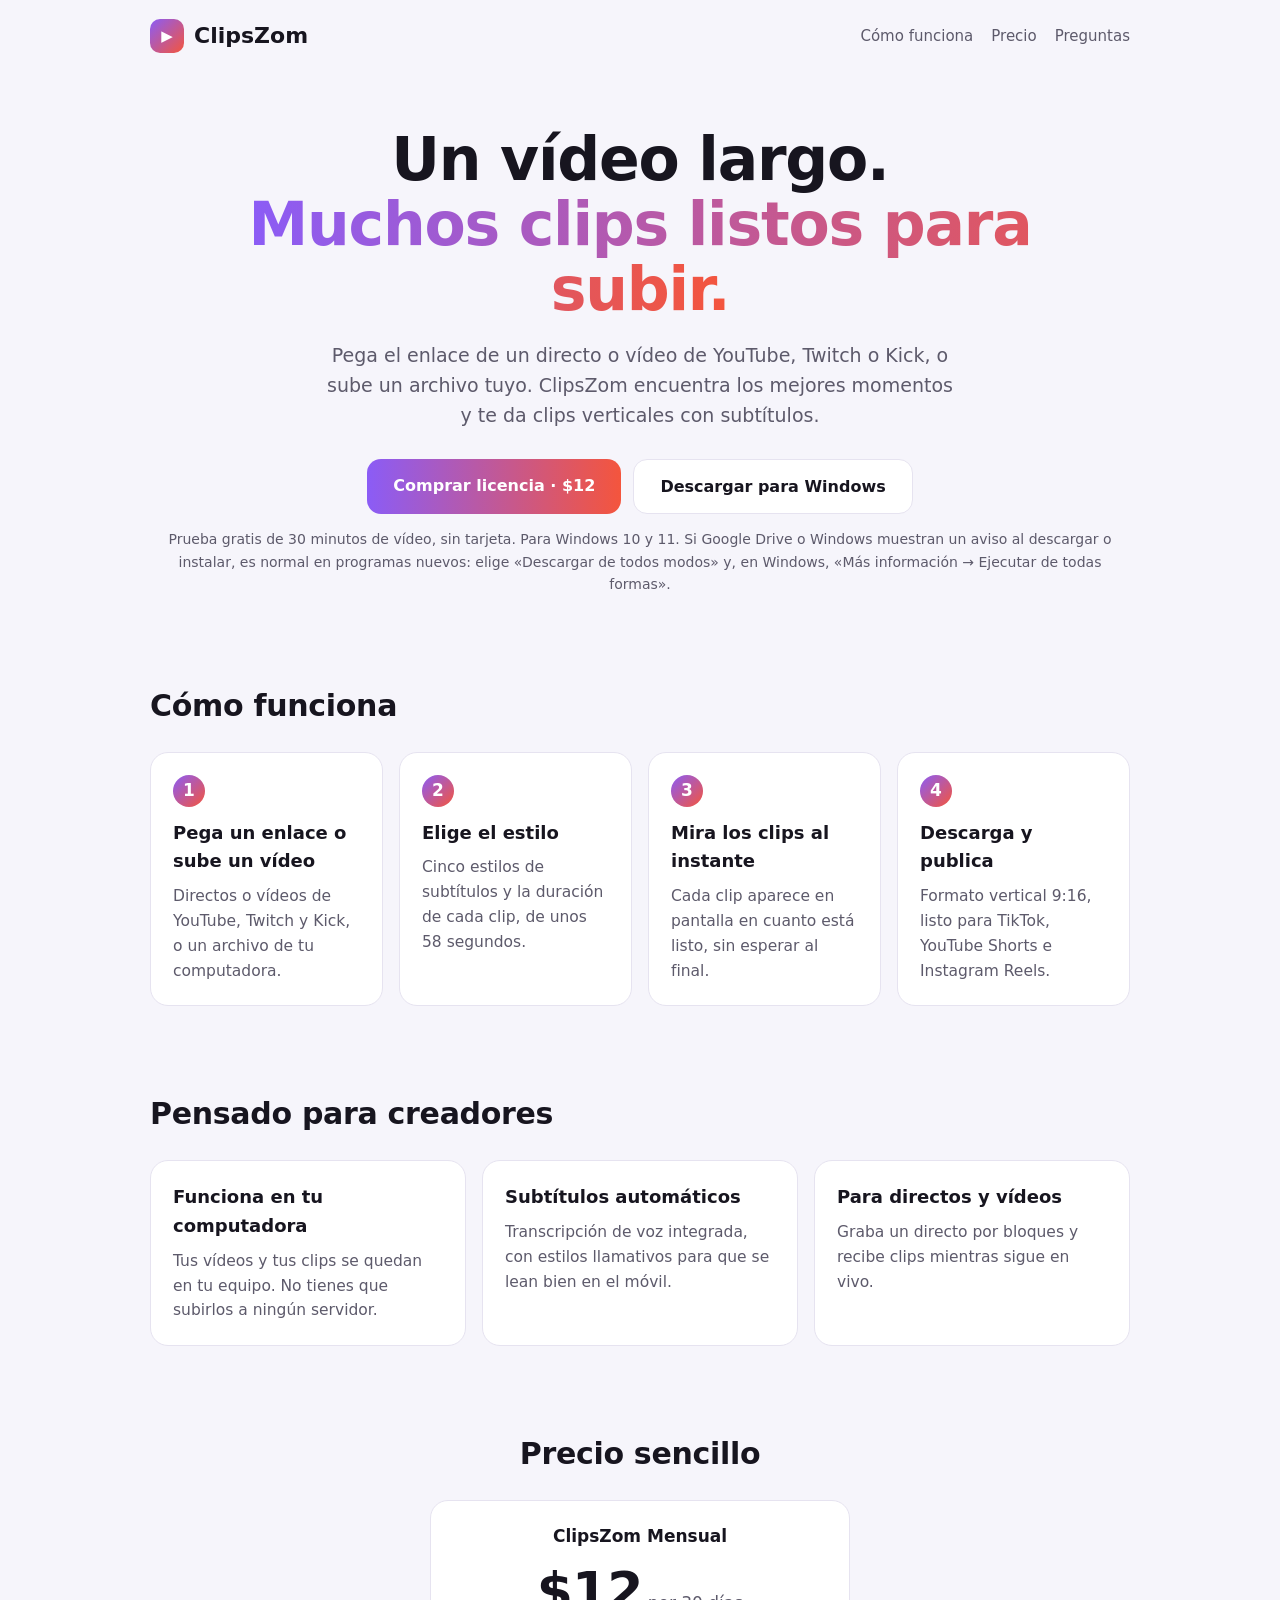
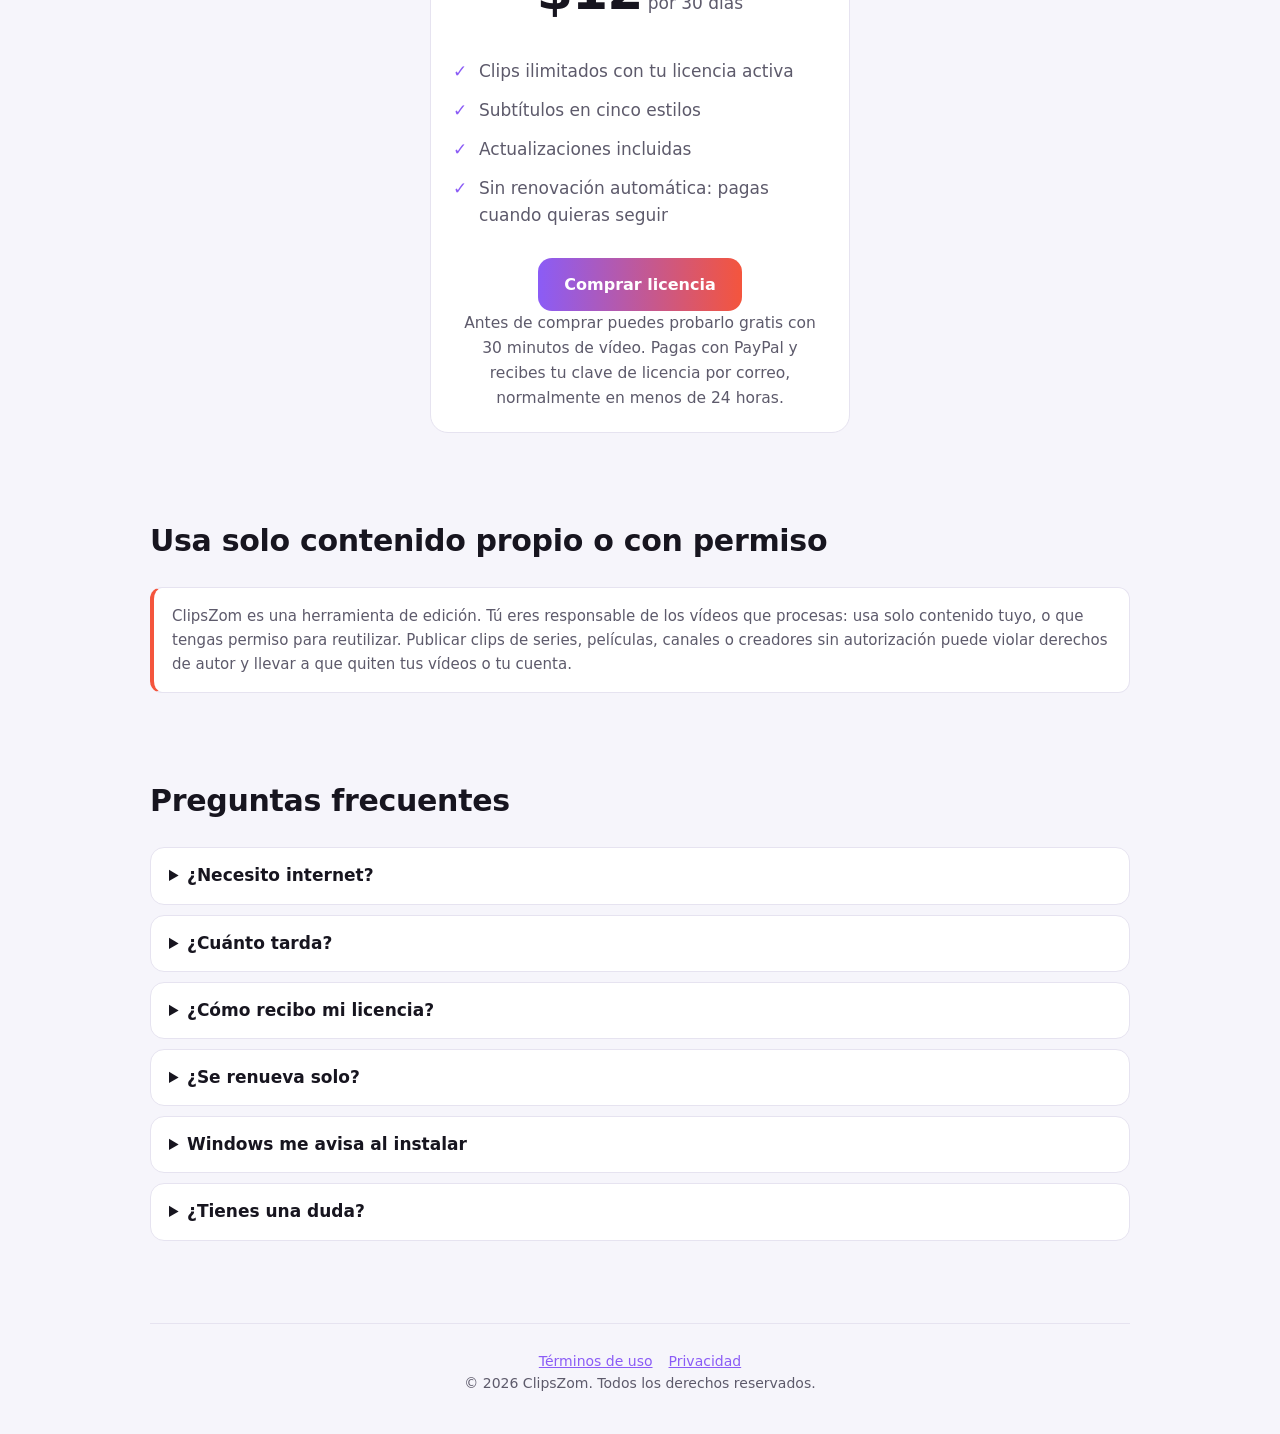
<file: index.html>
<!doctype html>
<html lang="es"><head><meta charset="utf-8"><meta name="viewport" content="width=device-width,initial-scale=1">
<title>ClipsZom: convierte videos largos en clips verticales con subtítulos</title>
<meta name="description" content="ClipsZom es un programa para Windows que encuentra los mejores momentos de tus videos y directos y te entrega clips verticales con subtítulos, listos para TikTok, Shorts y Reels.">
<link rel="stylesheet" href="style.css"></head><body>
<div class="wrap">
<header><a class="logo" href="./"><i>▶</i>ClipsZom</a><nav><a href="#como">Cómo funciona</a><a href="#precio">Precio</a><a href="#faq">Preguntas</a></nav></header>

<div class="hero">
<h1>Un vídeo largo.<br><em>Muchos clips listos para subir.</em></h1>
<p class="sub">Pega el enlace de un directo o vídeo de YouTube, Twitch o Kick, o sube un archivo tuyo. ClipsZom encuentra los mejores momentos y te da clips verticales con subtítulos.</p>
<div class="row">
<a class="btn" id="buy" href="https://www.paypal.com/ncp/payment/SQN8939KMFFRL">Comprar licencia · $12</a>
<a class="btn alt" id="dl" href="#" aria-disabled="true">Descargar para Windows</a>
</div>
<p class="note" id="dlnote">Prueba gratis de 30 minutos de vídeo, sin tarjeta. Para Windows 10 y 11. Si Google Drive o Windows muestran un aviso al descargar o instalar, es normal en programas nuevos: elige «Descargar de todos modos» y, en Windows, «Más información → Ejecutar de todas formas».</p>
</div>

<section id="como"><h2>Cómo funciona</h2>
<div class="grid">
<div class="card"><div class="n">1</div><h3>Pega un enlace o sube un vídeo</h3><p>Directos o vídeos de YouTube, Twitch y Kick, o un archivo de tu computadora.</p></div>
<div class="card"><div class="n">2</div><h3>Elige el estilo</h3><p>Cinco estilos de subtítulos y la duración de cada clip, de unos 58 segundos.</p></div>
<div class="card"><div class="n">3</div><h3>Mira los clips al instante</h3><p>Cada clip aparece en pantalla en cuanto está listo, sin esperar al final.</p></div>
<div class="card"><div class="n">4</div><h3>Descarga y publica</h3><p>Formato vertical 9:16, listo para TikTok, YouTube Shorts e Instagram Reels.</p></div>
</div></section>

<section><h2>Pensado para creadores</h2>
<div class="grid">
<div class="card"><h3>Funciona en tu computadora</h3><p>Tus vídeos y tus clips se quedan en tu equipo. No tienes que subirlos a ningún servidor.</p></div>
<div class="card"><h3>Subtítulos automáticos</h3><p>Transcripción de voz integrada, con estilos llamativos para que se lean bien en el móvil.</p></div>
<div class="card"><h3>Para directos y vídeos</h3><p>Graba un directo por bloques y recibe clips mientras sigue en vivo.</p></div>
</div></section>

<section id="precio"><h2 style="text-align:center">Precio sencillo</h2>
<div class="card price">
<div style="font-weight:700">ClipsZom Mensual</div>
<div><b>$12</b> <span>por 30 días</span></div>
<ul><li>Clips ilimitados con tu licencia activa</li><li>Subtítulos en cinco estilos</li><li>Actualizaciones incluidas</li><li>Sin renovación automática: pagas cuando quieras seguir</li></ul>
<a class="btn" href="https://www.paypal.com/ncp/payment/SQN8939KMFFRL">Comprar licencia</a>
<p class="note">Antes de comprar puedes probarlo gratis con 30 minutos de vídeo. Pagas con PayPal y recibes tu clave de licencia por correo, normalmente en menos de 24 horas.</p>
</div></section>

<section><h2>Usa solo contenido propio o con permiso</h2>
<div class="warn">ClipsZom es una herramienta de edición. Tú eres responsable de los vídeos que procesas: usa solo contenido tuyo, o que tengas permiso para reutilizar. Publicar clips de series, películas, canales o creadores sin autorización puede violar derechos de autor y llevar a que quiten tus vídeos o tu cuenta.</div></section>

<section id="faq"><h2>Preguntas frecuentes</h2>
<details><summary>¿Necesito internet?</summary><p>Sí, para descargar el vídeo de un enlace y, la primera vez, el modelo de voz (unos 150 MB). La licencia se comprueba en tu equipo, sin conexión.</p></details>
<details><summary>¿Cuánto tarda?</summary><p>Depende del vídeo y de tu computadora. En un equipo sin tarjeta gráfica, un vídeo de unos 15 minutos tarda entre 10 y 20 minutos.</p></details>
<details><summary>¿Cómo recibo mi licencia?</summary><p>Después de pagar con PayPal te enviamos tu clave por correo. La pegas en la pantalla de licencia del programa y se activa.</p></details>
<details><summary>¿Se renueva solo?</summary><p>No. Cada pago cubre 30 días de licencia. Cuando se termine, decides si pagas otro mes. No hay cobros automáticos.</p></details>
<details><summary>Windows me avisa al instalar</summary><p>Es normal en programas nuevos que aún no tienen firma digital. Pulsa «Más información» y luego «Ejecutar de todas formas».</p></details>
<details><summary>¿Tienes una duda?</summary><p>Escríbenos por mensaje en <a href="https://www.tiktok.com/@anasanchez29915">TikTok</a>.</p></details>
</section>

<footer><a href="terminos.html">Términos de uso</a><a href="privacidad.html">Privacidad</a><br>© 2026 ClipsZom. Todos los derechos reservados.</footer>
</div>
<script>
// Cuando tengas el enlace de descarga, pégalo entre las comillas y guarda el archivo.
var DESCARGA = "https://drive.google.com/file/d/1Re3iIIYu9e11X_Q4Dy7A3y5uvlkdkRb8/view?usp=drive_link";
if (DESCARGA) { var d = document.getElementById("dl"); d.href = DESCARGA; d.removeAttribute("aria-disabled"); }
else { document.getElementById("dlnote").textContent = "La descarga estará disponible muy pronto. Prueba gratis de 30 minutos de vídeo cuando la tengas."; }
</script>
</body></html>
</file>
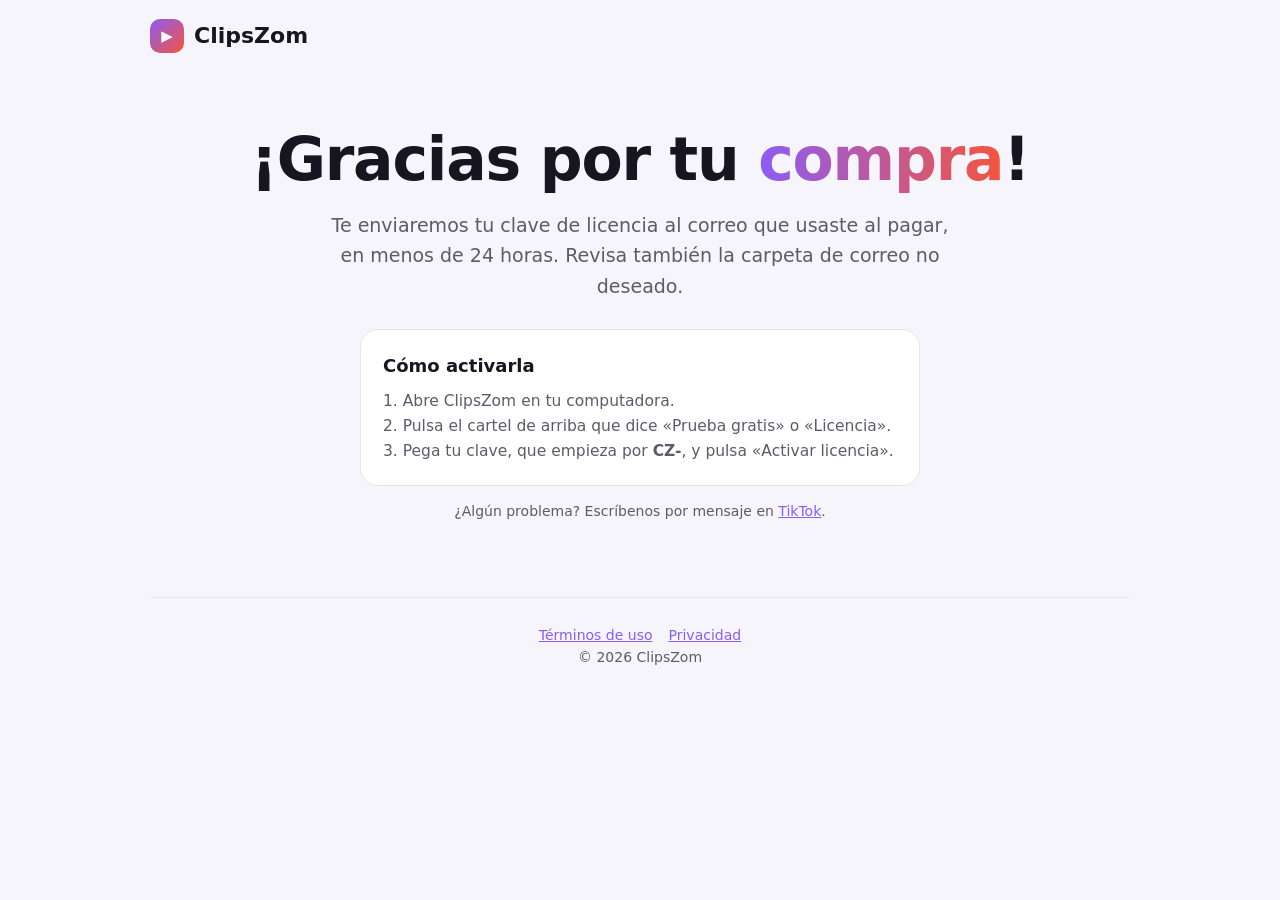
<file: gracias.html>
<!doctype html>
<html lang="es"><head><meta charset="utf-8"><meta name="viewport" content="width=device-width,initial-scale=1">
<title>Gracias por tu compra · ClipsZom</title><link rel="stylesheet" href="style.css"></head><body>
<div class="wrap"><header><a class="logo" href="./"><i>▶</i>ClipsZom</a></header>
<div class="hero"><h1>¡Gracias por tu <em>compra</em>!</h1>
<p class="sub">Te enviaremos tu clave de licencia al correo que usaste al pagar, en menos de 24 horas. Revisa también la carpeta de correo no deseado.</p>
<div class="card" style="max-width:560px;margin:0 auto;text-align:left"><h3>Cómo activarla</h3>
<p>1. Abre ClipsZom en tu computadora.<br>2. Pulsa el cartel de arriba que dice «Prueba gratis» o «Licencia».<br>3. Pega tu clave, que empieza por <b>CZ-</b>, y pulsa «Activar licencia».</p></div>
<p class="note">¿Algún problema? Escríbenos por mensaje en <a href="https://www.tiktok.com/@anasanchez29915">TikTok</a>.</p></div>
<footer><a href="terminos.html">Términos de uso</a><a href="privacidad.html">Privacidad</a><br>© 2026 ClipsZom</footer></div></body></html>
</file>
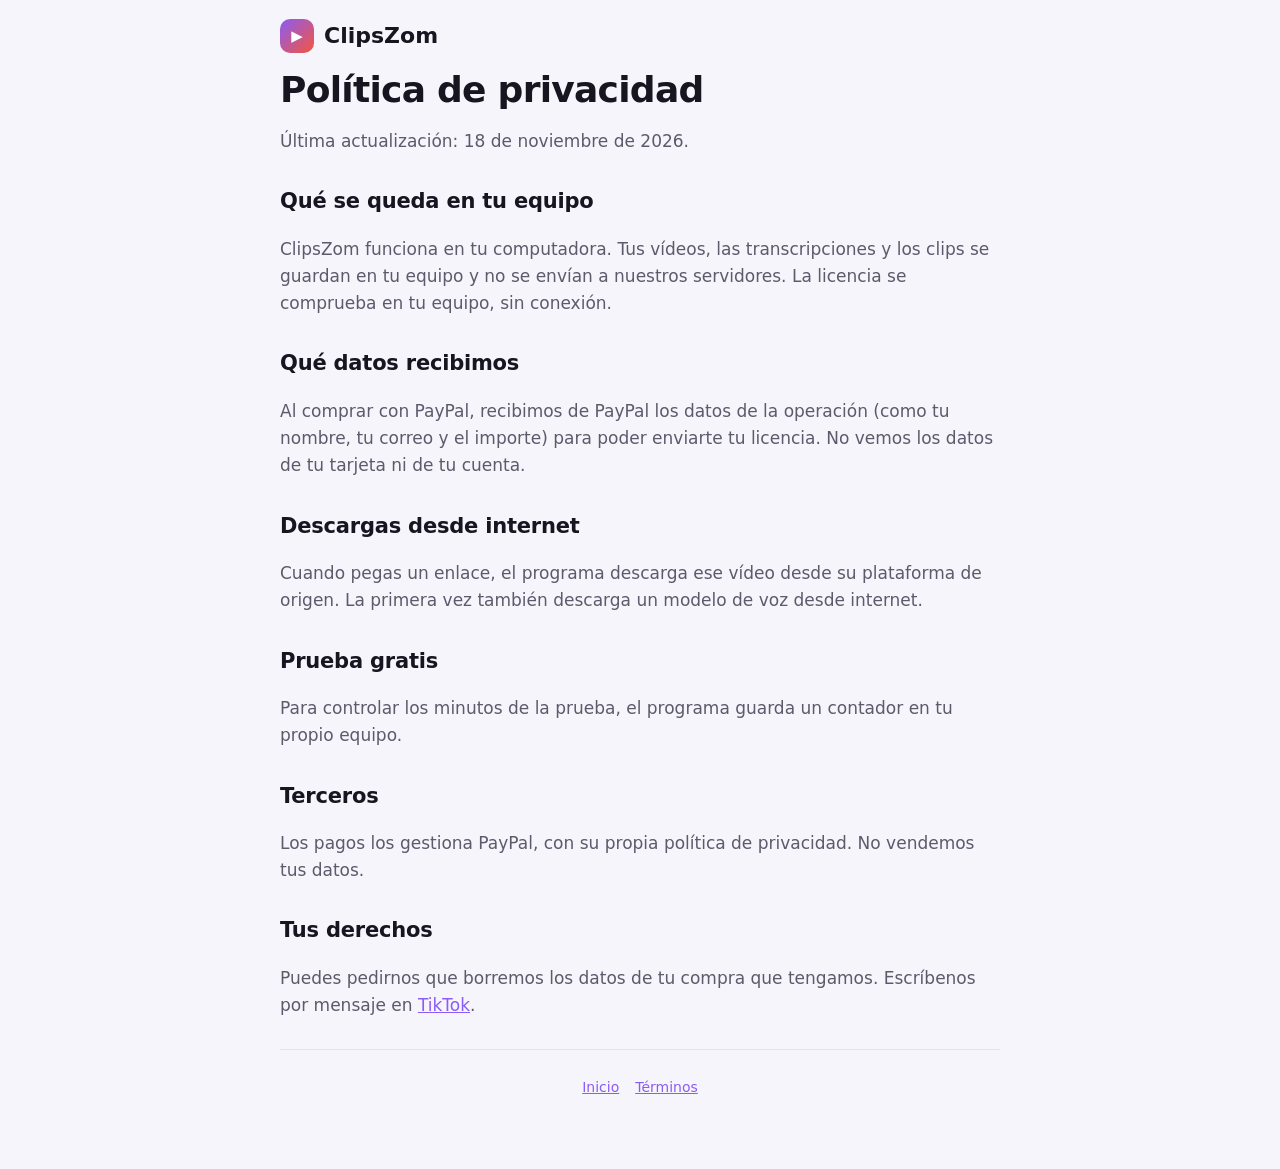
<file: privacidad.html>
<!doctype html>
<html lang="es"><head><meta charset="utf-8"><meta name="viewport" content="width=device-width,initial-scale=1">
<title>Privacidad · ClipsZom</title><link rel="stylesheet" href="style.css"></head><body>
<div class="wrap doc"><header><a class="logo" href="./"><i>▶</i>ClipsZom</a></header>
<h1>Política de privacidad</h1><p>Última actualización: 18 de noviembre de 2026.</p>
<h2>Qué se queda en tu equipo</h2><p>ClipsZom funciona en tu computadora. Tus vídeos, las transcripciones y los clips se guardan en tu equipo y no se envían a nuestros servidores. La licencia se comprueba en tu equipo, sin conexión.</p>
<h2>Qué datos recibimos</h2><p>Al comprar con PayPal, recibimos de PayPal los datos de la operación (como tu nombre, tu correo y el importe) para poder enviarte tu licencia. No vemos los datos de tu tarjeta ni de tu cuenta.</p>
<h2>Descargas desde internet</h2><p>Cuando pegas un enlace, el programa descarga ese vídeo desde su plataforma de origen. La primera vez también descarga un modelo de voz desde internet.</p>
<h2>Prueba gratis</h2><p>Para controlar los minutos de la prueba, el programa guarda un contador en tu propio equipo.</p>
<h2>Terceros</h2><p>Los pagos los gestiona PayPal, con su propia política de privacidad. No vendemos tus datos.</p>
<h2>Tus derechos</h2><p>Puedes pedirnos que borremos los datos de tu compra que tengamos. Escríbenos por mensaje en <a href="https://www.tiktok.com/@anasanchez29915">TikTok</a>.</p>
<footer><a href="./">Inicio</a><a href="terminos.html">Términos</a></footer></div></body></html>
</file>
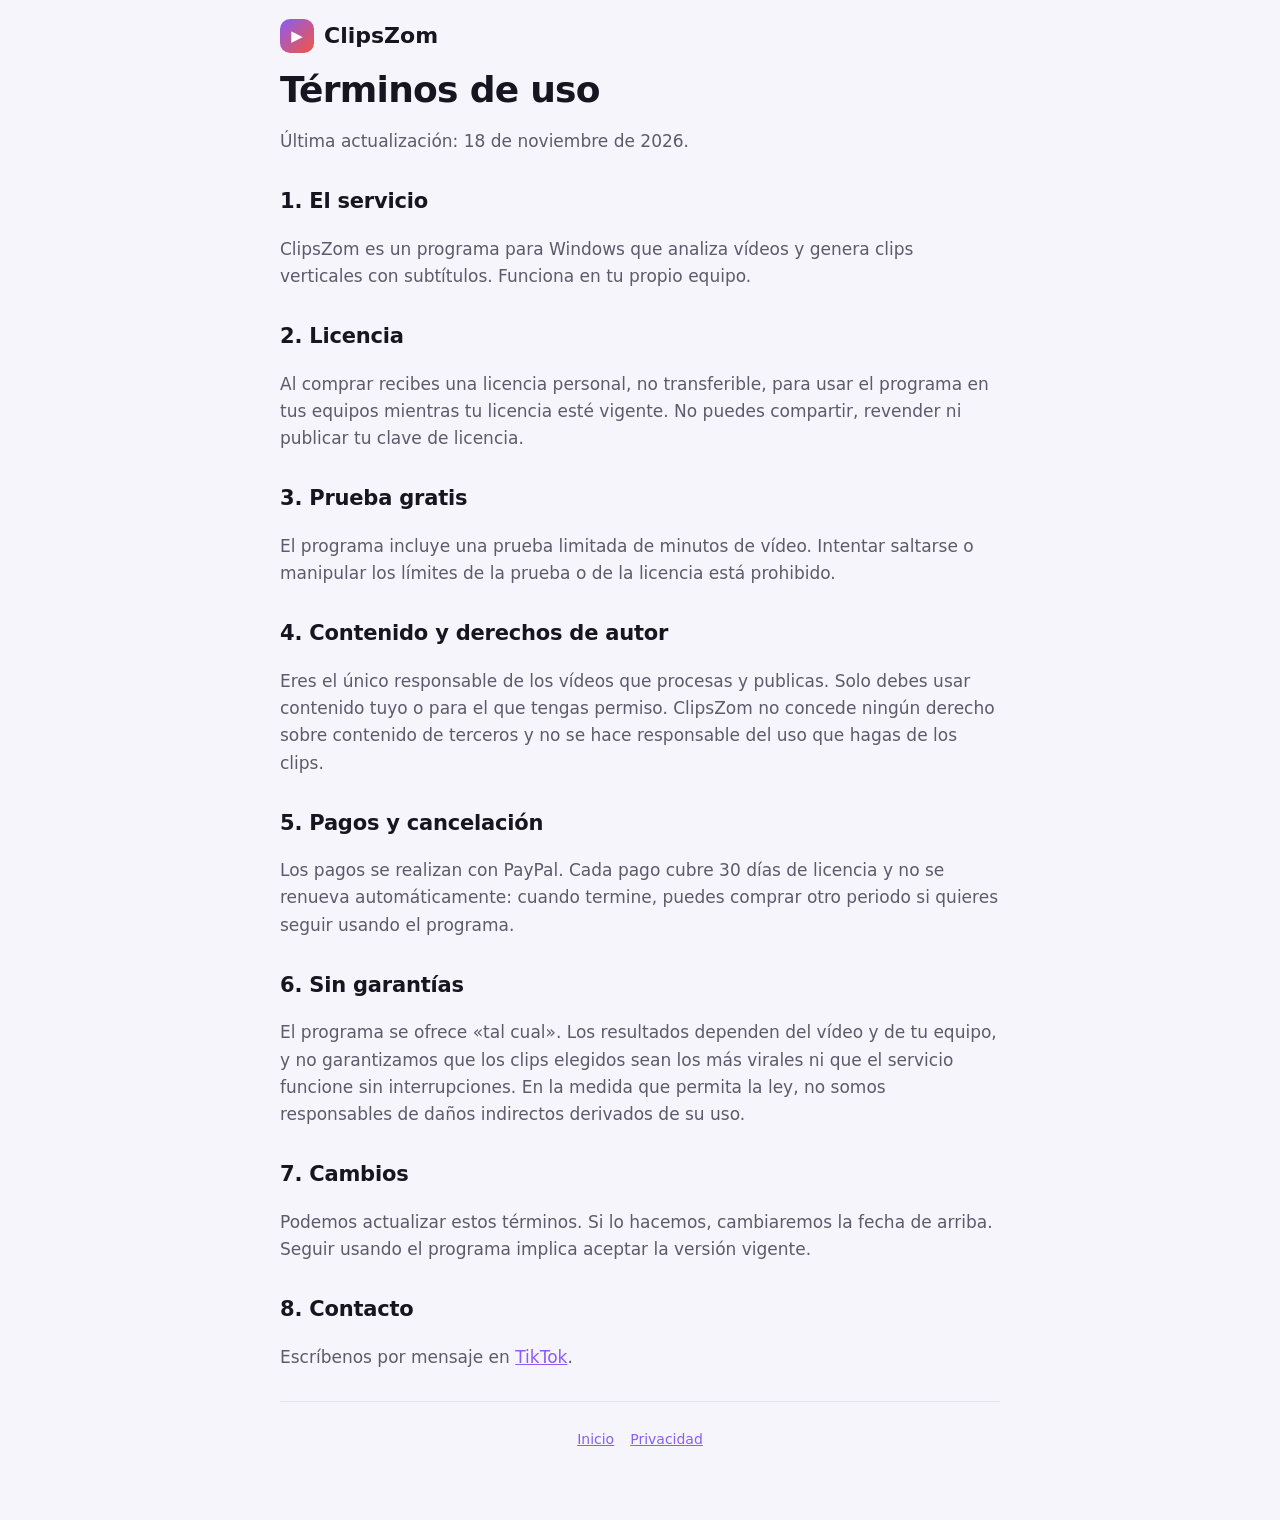
<file: terminos.html>
<!doctype html>
<html lang="es"><head><meta charset="utf-8"><meta name="viewport" content="width=device-width,initial-scale=1">
<title>Términos de uso · ClipsZom</title><link rel="stylesheet" href="style.css"></head><body>
<div class="wrap doc"><header><a class="logo" href="./"><i>▶</i>ClipsZom</a></header>
<h1>Términos de uso</h1><p>Última actualización: 18 de noviembre de 2026.</p>
<h2>1. El servicio</h2><p>ClipsZom es un programa para Windows que analiza vídeos y genera clips verticales con subtítulos. Funciona en tu propio equipo.</p>
<h2>2. Licencia</h2><p>Al comprar recibes una licencia personal, no transferible, para usar el programa en tus equipos mientras tu licencia esté vigente. No puedes compartir, revender ni publicar tu clave de licencia.</p>
<h2>3. Prueba gratis</h2><p>El programa incluye una prueba limitada de minutos de vídeo. Intentar saltarse o manipular los límites de la prueba o de la licencia está prohibido.</p>
<h2>4. Contenido y derechos de autor</h2><p>Eres el único responsable de los vídeos que procesas y publicas. Solo debes usar contenido tuyo o para el que tengas permiso. ClipsZom no concede ningún derecho sobre contenido de terceros y no se hace responsable del uso que hagas de los clips.</p>
<h2>5. Pagos y cancelación</h2><p>Los pagos se realizan con PayPal. Cada pago cubre 30 días de licencia y no se renueva automáticamente: cuando termine, puedes comprar otro periodo si quieres seguir usando el programa.</p>
<h2>6. Sin garantías</h2><p>El programa se ofrece «tal cual». Los resultados dependen del vídeo y de tu equipo, y no garantizamos que los clips elegidos sean los más virales ni que el servicio funcione sin interrupciones. En la medida que permita la ley, no somos responsables de daños indirectos derivados de su uso.</p>
<h2>7. Cambios</h2><p>Podemos actualizar estos términos. Si lo hacemos, cambiaremos la fecha de arriba. Seguir usando el programa implica aceptar la versión vigente.</p>
<h2>8. Contacto</h2><p>Escríbenos por mensaje en <a href="https://www.tiktok.com/@anasanchez29915">TikTok</a>.</p>
<footer><a href="./">Inicio</a><a href="privacidad.html">Privacidad</a></footer></div></body></html>
</file>
<file: style.css>
:root{--bg:#f6f5fb;--fg:#17151f;--mut:#5d5a6b;--card:#fff;--line:#e6e3f0;--ac1:#8b5cf6;--ac2:#f4553d}
@media(prefers-color-scheme:dark){:root{--bg:#0e0d14;--fg:#f3f1fa;--mut:#a29fb3;--card:#17151f;--line:#2a2736}}
*{box-sizing:border-box}html{scroll-behavior:smooth}
body{margin:0;background:var(--bg);color:var(--fg);font:17px/1.6 "Segoe UI",system-ui,-apple-system,Roboto,sans-serif}
a{color:var(--ac1)}
.wrap{max-width:1020px;margin:0 auto;padding:0 20px}
header{display:flex;align-items:center;justify-content:space-between;padding:18px 0}
.logo{display:flex;align-items:center;gap:10px;font-weight:800;font-size:22px;text-decoration:none;color:var(--fg)}
.logo i{width:34px;height:34px;border-radius:10px;background:linear-gradient(135deg,var(--ac1),var(--ac2));display:grid;place-items:center;color:#fff;font-style:normal;font-size:15px}
nav a{margin-left:18px;text-decoration:none;color:var(--mut);font-size:15px}
.hero{text-align:center;padding:56px 0 30px}
h1{font-size:clamp(34px,6vw,60px);line-height:1.08;margin:0 0 18px;letter-spacing:-.02em}
h1 em{font-style:normal;background:linear-gradient(90deg,var(--ac1),var(--ac2));-webkit-background-clip:text;background-clip:text;color:transparent}
.sub{max-width:640px;margin:0 auto 28px;color:var(--mut);font-size:19px}
.btn{display:inline-block;padding:14px 26px;border-radius:14px;font-weight:700;text-decoration:none;color:#fff;background:linear-gradient(90deg,var(--ac1),var(--ac2));border:0;font-size:16px}
.btn.alt{background:var(--card);color:var(--fg);border:1px solid var(--line)}
.btn[aria-disabled=true]{opacity:.55;pointer-events:none}
.row{display:flex;gap:12px;justify-content:center;flex-wrap:wrap}
.note{color:var(--mut);font-size:14px;margin-top:14px}
section{padding:42px 0}
h2{font-size:30px;margin:0 0 22px;letter-spacing:-.01em}
.grid{display:grid;grid-template-columns:repeat(auto-fit,minmax(230px,1fr));gap:16px}
.card{background:var(--card);border:1px solid var(--line);border-radius:18px;padding:22px}
.card h3{margin:0 0 8px;font-size:18px}.card p{margin:0;color:var(--mut);font-size:15.5px}
.n{width:32px;height:32px;border-radius:50%;background:linear-gradient(135deg,var(--ac1),var(--ac2));color:#fff;display:grid;place-items:center;font-weight:800;margin-bottom:12px}
.price{max-width:420px;margin:0 auto;text-align:center}
.price b{font-size:52px;letter-spacing:-.02em}.price span{color:var(--mut)}
.price ul{list-style:none;padding:0;margin:18px 0 22px;text-align:left;color:var(--mut)}
.price li{padding:6px 0 6px 26px;position:relative}.price li:before{content:"✓";position:absolute;left:0;color:var(--ac1);font-weight:800}
details{background:var(--card);border:1px solid var(--line);border-radius:14px;padding:14px 18px;margin-bottom:10px}
summary{cursor:pointer;font-weight:700}details p{color:var(--mut);margin:10px 0 0}
.warn{background:var(--card);border:1px solid var(--line);border-left:4px solid var(--ac2);border-radius:12px;padding:16px 18px;color:var(--mut);font-size:15px}
footer{border-top:1px solid var(--line);margin-top:30px;padding:26px 0 40px;color:var(--mut);font-size:14px;text-align:center}
footer a{margin:0 8px}
.doc{max-width:760px;padding-bottom:30px}.doc h1{font-size:36px}.doc h2{font-size:21px;margin:30px 0 8px}.doc p,.doc li{color:var(--mut)}
</file>
